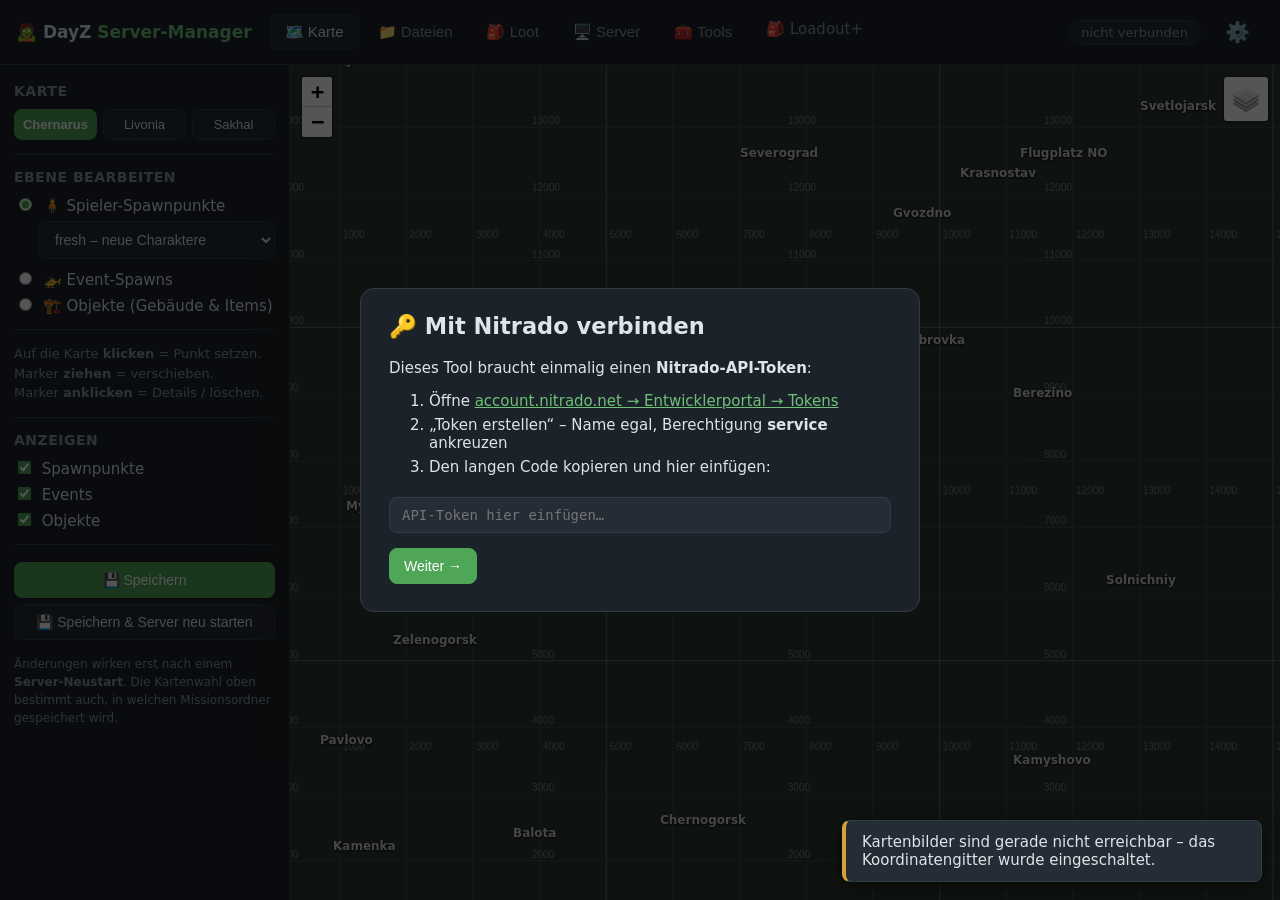
<file: index.html>
<!DOCTYPE html>
<html lang="de">
<head>
<meta charset="utf-8">
<meta name="viewport" content="width=device-width, initial-scale=1">
<title>DayZ Nitrado Server-Manager</title>
<link rel="icon" href="data:image/svg+xml,<svg xmlns='http://www.w3.org/2000/svg' viewBox='0 0 100 100'><text y='80' font-size='80'>🧟</text></svg>">
<link rel="manifest" href="manifest.webmanifest">
<meta name="theme-color" content="#1c2229">
<meta name="apple-mobile-web-app-capable" content="yes">
<meta name="apple-mobile-web-app-status-bar-style" content="black-translucent">
<link rel="apple-touch-icon" href="apple-touch-icon.png">
<link rel="stylesheet" href="vendor/leaflet/leaflet.css">
<link rel="stylesheet" href="style.css">
</head>
<body>

<header>
  <div class="brand">🧟 DayZ <span>Server-Manager</span></div>
  <nav id="tabs">
    <button data-tab="map" class="active">🗺️ Karte</button>
    <button data-tab="files">📁 Dateien</button>
    <button data-tab="loot">🎒 Loot</button>
    <button data-tab="server">🖥️ Server</button>
    <button data-tab="tools">🧰 Tools</button>
    <a class="nav-link" href="loadout/">🎒 Loadout+</a>
  </nav>
  <div class="header-right">
    <span id="status-pill" class="pill">…</span>
    <button id="btn-settings" title="Einstellungen">⚙️</button>
  </div>
</header>

<!-- ============================== Karte ============================== -->
<main id="tab-map" class="tab active">
  <aside class="map-side">
    <h3>Karte</h3>
    <div class="map-switch" id="map-switch-main">
      <button data-mapkey="chernarusplus" class="active">Chernarus</button>
      <button data-mapkey="enoch">Livonia</button>
      <button data-mapkey="sakhal">Sakhal</button>
    </div>
    <hr>
    <h3>Ebene bearbeiten</h3>
    <label class="radio"><input type="radio" name="layer" value="spawns" checked>
      🧍 Spieler-Spawnpunkte</label>
    <div class="sub" id="spawn-sub">
      <select id="spawn-section">
        <option value="fresh">fresh – neue Charaktere</option>
        <option value="hop">hop – Serverwechsler</option>
        <option value="travel">travel – Reisende</option>
      </select>
    </div>
    <label class="radio"><input type="radio" name="layer" value="events">
      🚁 Event-Spawns</label>
    <div class="sub hidden" id="event-sub">
      <select id="event-select"></select>
      <button id="btn-new-event" class="small">+ Neues Event</button>
    </div>
    <label class="radio"><input type="radio" name="layer" value="objects">
      🏗️ Objekte (Gebäude &amp; Items)</label>

    <hr>
    <p class="hint">Auf die Karte <b>klicken</b> = Punkt setzen.<br>
       Marker <b>ziehen</b> = verschieben.<br>
       Marker <b>anklicken</b> = Details / löschen.</p>

    <hr>
    <h3>Anzeigen</h3>
    <label><input type="checkbox" id="show-spawns" checked> Spawnpunkte</label>
    <label><input type="checkbox" id="show-events" checked> Events</label>
    <label><input type="checkbox" id="show-objects" checked> Objekte</label>

    <hr>
    <div id="map-dirty" class="dirty hidden">● Ungespeicherte Änderungen</div>
    <button id="btn-map-save" class="primary">💾 Speichern</button>
    <button id="btn-map-save-restart">💾 Speichern &amp; Server neu starten</button>
    <p class="hint small-text">Änderungen wirken erst nach einem
       <b>Server-Neustart</b>. Die Kartenwahl oben bestimmt auch, in
       welchen Missionsordner gespeichert wird.</p>
  </aside>
  <div id="map"></div>
</main>

<!-- ============================== Dateien ============================ -->
<main id="tab-files" class="tab">
  <aside class="files-side">
    <div class="search-row">
      <input id="file-search" placeholder="Datei suchen… (z.B. types)">
      <button id="btn-search" class="small">🔍</button>
    </div>
    <div id="search-results" class="hidden"></div>
    <div id="breadcrumb"></div>
    <ul id="file-list"></ul>
  </aside>
  <section class="editor-pane">
    <div class="editor-bar">
      <span id="editor-path" class="mono">Keine Datei geöffnet</span>
      <span id="editor-dirty" class="dirty hidden">●</span>
      <button id="btn-file-save" class="primary" disabled>💾 Speichern</button>
    </div>
    <textarea id="editor" class="mono" spellcheck="false"
      placeholder="Wähle links eine Datei aus – z.B. im Missionsordner: types.xml, cfggameplay.json, cfgeventspawns.xml …"></textarea>
  </section>
</main>

<!-- ============================== Loot =============================== -->
<main id="tab-loot" class="tab">
  <div class="loot-wrap">
    <div class="loot-bar">
      <input id="loot-search" placeholder="Item suchen… (z.B. AKM, Bandage)">
      <span id="loot-changed" class="dirty hidden"></span>
      <button id="btn-loot-save" class="primary" disabled>💾 Speichern</button>
    </div>
    <p class="hint">Loot-Ökonomie (<span class="mono">db/types.xml</span>):
      <b>nominal</b> = Zielanzahl auf der Karte, <b>min</b> = Mindestanzahl,
      <b>lifetime</b> = Sekunden bis Despawn, <b>restock</b> = Sekunden bis Nachschub.</p>
    <div class="table-scroll">
      <table id="loot-table">
        <thead><tr>
          <th>Item</th><th>Kategorie</th><th>nominal</th><th>min</th>
          <th>lifetime</th><th>restock</th><th>quantmin</th><th>quantmax</th>
        </tr></thead>
        <tbody></tbody>
      </table>
    </div>
  </div>
</main>

<!-- ============================== Server ============================= -->
<main id="tab-server" class="tab">
  <div class="server-wrap">
    <div class="card" id="server-card">
      <h3>Serverstatus</h3>
      <div id="server-status">Lade…</div>
      <div class="btn-row">
        <button id="btn-restart" class="primary">🔄 Neustarten</button>
        <button id="btn-stop" class="danger">⏹ Stoppen</button>
        <button id="btn-refresh-status" class="small">Aktualisieren</button>
      </div>
    </div>
    <div class="card info">
      <h3>ℹ️ Wichtig zu wissen</h3>
      <ul>
        <li><b>Änderungen gelten erst nach einem Server-Neustart.</b>
          Ablauf: bearbeiten → <b>💾 Speichern</b> → <b>🔄 Neustarten</b> –
          dann ist alles im Spiel.</li>
        <li>Die Tools ändern <b>nur das, was du eingibst</b> – der Rest der
          Datei bleibt unangetastet. Die <b>🔍 Vorschau</b> zeigt dir vorher
          jede Änderung als Diff.</li>
        <li>Vor jedem Speichern legt das Tool automatisch ein <b>Backup</b> an
          – am PC im Ordner <span class="mono">backups/</span>, am Handy im
          Browser (abrufbar unter ⚙️ → Backups).</li>
        <li>Der Dateimanager zeigt <b>alle</b> Dateien, die wirklich auf
          deinem Server liegen – auch die, die das Nitrado-Webinterface
          nicht anzeigt.</li>
      </ul>
    </div>
  </div>
</main>

<!-- ============================== Tools ============================== -->
<main id="tab-tools" class="tab">
  <div class="tools-wrap">
    <div id="tools-home">
      <p class="hint">Fertige Generatoren für beliebte Server-Anpassungen.
        Ablauf: konfigurieren → <b>🔍 Vorschau</b> (zeigt genau, welche Datei
        sich wie ändert) → <b>Übernehmen</b> → unten <b>💾 Speichern</b> →
        Server neu starten, fertig.</p>
      <div id="tools-grid"></div>
    </div>
    <div id="tool-panel" class="hidden">
      <div class="tool-head">
        <button id="btn-tool-back" class="small">← Alle Tools</button>
        <h2 id="tool-title"></h2>
      </div>
      <p id="tool-desc" class="hint"></p>
      <div id="tool-form"></div>
      <div class="btn-row">
        <button id="btn-tool-preview" class="primary">🔍 Vorschau</button>
      </div>
    </div>
  </div>
  <div id="staging-bar" class="hidden">
    <span id="staging-info"></span>
    <button id="btn-staging-save" class="primary">💾 Speichern</button>
    <button id="btn-staging-clear" class="small">Verwerfen</button>
  </div>
</main>

<!-- ======================= Tool-Vorschau (Modal) ====================== -->
<div id="preview-overlay" class="overlay hidden">
  <div class="dialog wide">
    <h2>🔍 Vorschau der Änderungen</h2>
    <div id="preview-files"></div>
    <div class="btn-row">
      <button id="btn-preview-apply" class="primary">✔ Übernehmen</button>
      <button id="btn-preview-cancel">Abbrechen</button>
    </div>
  </div>
</div>

<!-- ===================== Karten-Picker (Modal) ======================== -->
<div id="mappick-overlay" class="overlay hidden">
  <div class="dialog wide">
    <h2 id="mappick-title">🗺️ Position(en) wählen</h2>
    <div class="map-switch" id="map-switch-pick">
      <button data-mapkey="chernarusplus">Chernarus</button>
      <button data-mapkey="enoch">Livonia</button>
      <button data-mapkey="sakhal">Sakhal</button>
    </div>
    <p class="hint">Auf die Karte tippen = Punkt setzen · Marker ziehen =
      verschieben · Marker antippen = löschen</p>
    <div id="mappick-map"></div>
    <div class="btn-row">
      <button id="btn-mappick-ok" class="primary">✔ Übernehmen</button>
      <button id="btn-mappick-cancel">Abbrechen</button>
    </div>
  </div>
</div>

<!-- ============================ Einrichtung =========================== -->
<div id="setup-overlay" class="overlay hidden">
  <div class="dialog">
    <h2>🔑 Mit Nitrado verbinden</h2>
    <div id="setup-step1">
      <p>Dieses Tool braucht einmalig einen <b>Nitrado-API-Token</b>:</p>
      <ol>
        <li>Öffne <a href="https://account.nitrado.net/developer/tokens" target="_blank">account.nitrado.net → Entwicklerportal → Tokens</a></li>
        <li>„Token erstellen“ – Name egal, Berechtigung <b>service</b> ankreuzen</li>
        <li>Den langen Code kopieren und hier einfügen:</li>
      </ol>
      <input id="setup-token" class="mono" type="password" autocomplete="off"
        autocapitalize="none" spellcheck="false" placeholder="API-Token hier einfügen…">
      <div class="btn-row">
        <button id="btn-setup-next" class="primary">Weiter →</button>
        <button id="btn-setup-close" class="hidden">Abbrechen</button>
      </div>
    </div>
    <div id="setup-step2" class="hidden">
      <p>Wähle deinen DayZ-Server:</p>
      <div id="setup-services"></div>
      <div class="btn-row">
        <button id="btn-setup-back" class="small">← Zurück</button>
      </div>
    </div>
    <div id="setup-settings" class="hidden">
      <hr>
      <div id="backup-section" class="hidden">
        <h3>💾 Backups (auf diesem Gerät)</h3>
        <p class="hint">Vor jedem Speichern wird die alte Server-Version hier
          im Browser gesichert. Zum Wiederherstellen: herunterladen und den
          Inhalt über den Dateien-Tab wieder speichern.</p>
        <div id="backup-list" class="hint">Noch keine Backups.</div>
        <hr>
      </div>
      <h3>Karten-Kacheln (optional)</h3>
      <p class="hint">Ohne Eintrag zeigt die Karte ein Koordinatengitter mit
        Ortsnamen. Wer eigene Chernarus-Kacheln hat (z.B. selbst gehostet),
        kann hier eine URL-Vorlage eintragen, etwa
        <span class="mono">https://mein-server/{z}/{x}/{y}.png</span></p>
      <input id="setup-tileurl" class="mono" placeholder="Kachel-URL (optional)">
      <div class="btn-row">
        <button id="btn-settings-save" class="primary">Speichern</button>
        <button id="btn-server-change">Anderen Server wählen</button>
      </div>
    </div>
    <p id="setup-error" class="error hidden"></p>
  </div>
</div>

<div id="install-tip" class="install-tip hidden">
  <div><b>📲 Wie eine App benutzen</b><br><span>Zum Startbildschirm hinzufügen – dann ist der Server-Manager immer griffbereit.</span></div>
  <button id="btn-install" class="primary hidden">Installieren</button>
  <button id="btn-install-help">So geht’s</button>
  <button id="btn-install-close" class="small" aria-label="Hinweis schließen">✕</button>
</div>

<div id="loading" class="loading hidden" role="status" aria-live="polite">
  <span class="spinner"></span><span>Lade…</span>
</div>

<div id="toast-wrap"></div>

<script src="vendor/leaflet/leaflet.js"></script>
<script src="direct.js"></script>
<script src="app.js"></script>
<script src="map.js"></script>
<script src="editor.js"></script>
<script src="tools.js"></script>
</body>
</html>
</file>
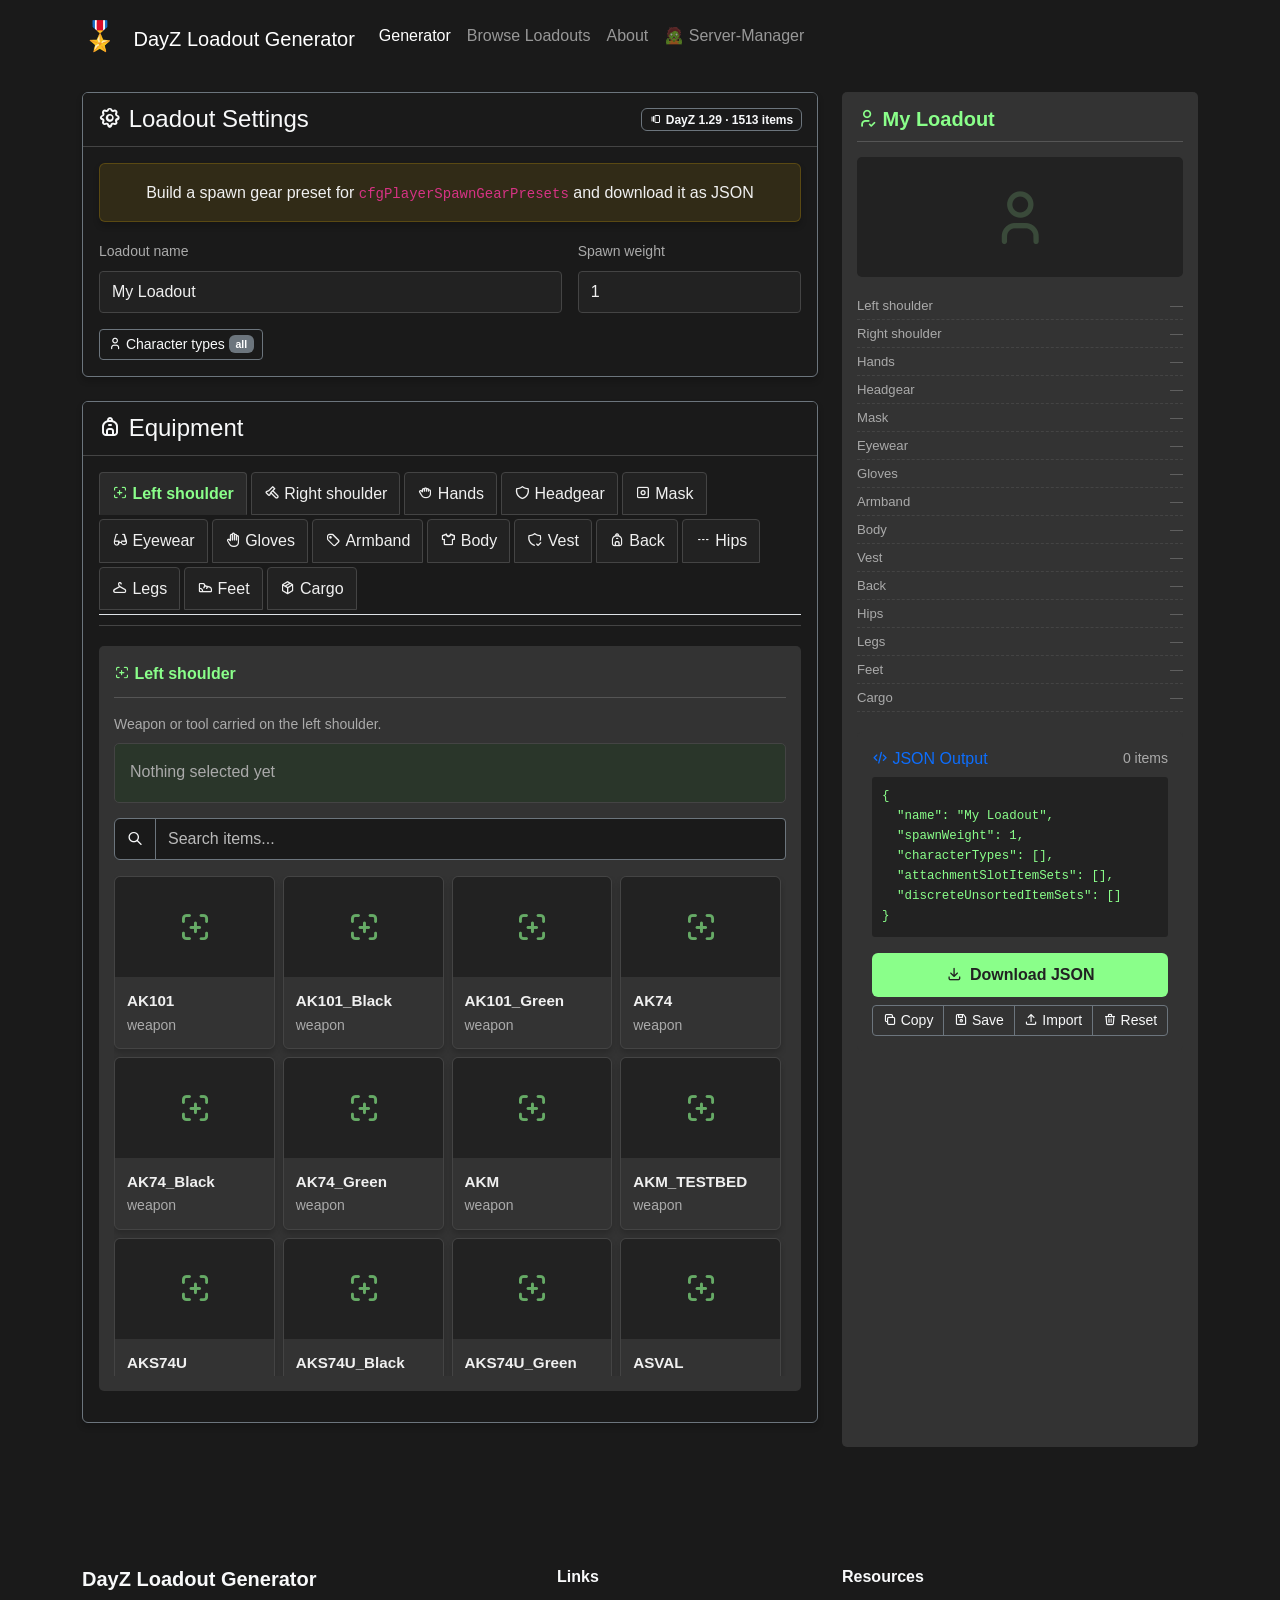
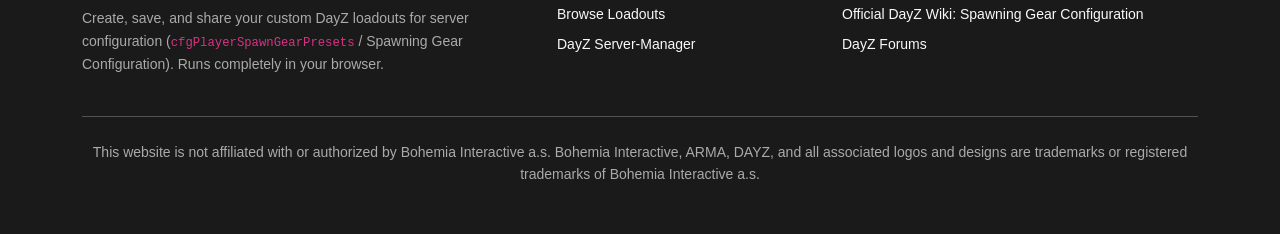
<file: loadout/index.html>
<!DOCTYPE html>
<html lang="en">
<head>
<meta charset="UTF-8">
<meta name="viewport" content="width=device-width,initial-scale=1">
<title>DayZ Player Loadout Generator</title>
<link rel="icon" href="data:image/svg+xml,<svg xmlns='http://www.w3.org/2000/svg' viewBox='0 0 100 100'><text y='80' font-size='80'>🎖️</text></svg>">
<link href="vendor/bootstrap.min.css" rel="stylesheet">
<link rel="stylesheet" href="vendor/tabler-icons.min.css">
<link rel="stylesheet" href="vendor/sweetalert2.min.css">
<link rel="stylesheet" href="loadout.css">
</head>
<body>
<nav class="navbar navbar-expand-lg navbar-dark bg-dark">
  <div class="container">
    <a class="navbar-brand" href="index.html"><span class="header-logo">🎖️</span> DayZ Loadout Generator</a>
    <button class="navbar-toggler" type="button" data-bs-toggle="collapse" data-bs-target="#navbarNav"><span class="navbar-toggler-icon"></span></button>
    <div class="collapse navbar-collapse" id="navbarNav">
      <ul class="navbar-nav">
        <li class="nav-item"><a class="nav-link active" href="index.html">Generator</a></li>
        <li class="nav-item"><a class="nav-link" href="browse-loadouts.html">Browse Loadouts</a></li>
        <li class="nav-item"><a class="nav-link" href="about.html">About</a></li>
        <li class="nav-item"><a class="nav-link" href="../index.html">🧟 Server-Manager</a></li>
      </ul>
    </div>
  </div>
</nav>

<div class="container pb-5">
  <div class="row g-4">
    <!-- ===================== Left: builder ===================== -->
    <div class="col-lg-8">

      <div class="card bg-dark border-secondary mb-4">
        <div class="card-header bg-dark text-light d-flex justify-content-between align-items-center">
          <h4 class="mb-0"><i class="ti ti-settings"></i> Loadout Settings</h4>
          <span class="badge bg-dark text-light border border-secondary" id="gameVersionBadge"><i class="ti ti-versions me-1"></i>types.xml dataset</span>
        </div>
        <div class="card-body">
          <div class="alert alert-warning text-center mb-3" id="loadoutTipsAlert">
            <div id="loadoutTipsContainer">Build a spawn gear preset for <code>cfgPlayerSpawnGearPresets</code> and download it as JSON</div>
          </div>
          <div class="row g-3">
            <div class="col-md-8">
              <label class="form-label small text-muted" for="loadout-name">Loadout name</label>
              <input class="form-control" id="loadout-name" placeholder="e.g. Bambi Starter Kit" value="My Loadout">
            </div>
            <div class="col-md-4">
              <label class="form-label small text-muted" for="loadout-weight">Spawn weight</label>
              <input class="form-control" id="loadout-weight" type="number" min="1" step="1" value="1">
            </div>
          </div>
          <div class="mt-3">
            <button class="btn btn-sm btn-outline-secondary text-light" data-bs-toggle="collapse" data-bs-target="#characterCollapse">
              <i class="ti ti-user"></i> Character types <span id="charCount" class="badge bg-secondary">all</span>
            </button>
            <div class="collapse" id="characterCollapse">
              <div class="character-selection">
                <div class="small text-muted mb-2">Leave everything unchecked to allow all survivor models.</div>
                <div id="characterList" class="row row-cols-2 row-cols-md-3"></div>
              </div>
            </div>
          </div>
        </div>
      </div>

      <div class="card bg-dark border-secondary mb-4">
        <div class="card-header bg-dark text-light"><h4 class="mb-0"><i class="ti ti-backpack"></i> Equipment</h4></div>
        <div class="card-body">
          <div class="category-nav">
            <ul class="nav nav-tabs" id="slotTabs"></ul>
          </div>

          <div id="slot-editor">
            <div class="slot-section">
              <div class="slot-title" id="slot-title">Slot</div>
              <div class="small text-muted mb-2" id="slot-hint"></div>
              <div class="selected-items" id="selected-items">
                <span class="text-muted">Nothing selected yet</span>
              </div>
              <div class="input-group mb-3">
                <span class="input-group-text bg-dark text-light border-secondary"><i class="ti ti-search"></i></span>
                <input class="form-control bg-dark text-light border-secondary" id="item-search" placeholder="Search items...">
              </div>
              <div class="item-grid-container">
                <div class="row row-cols-2 row-cols-md-3 row-cols-lg-4 g-2 item-grid" id="item-grid"></div>
              </div>
            </div>
          </div>
        </div>
      </div>
    </div>

    <!-- ===================== Right: preview + JSON ===================== -->
    <div class="col-lg-4">
      <div class="character-display">
        <h5 class="slot-title"><i class="ti ti-user-check"></i> <span id="preview-name">My Loadout</span></h5>
        <div class="character-img"><i class="ti ti-user"></i></div>
        <div class="slot-summary" id="slot-summary"></div>

        <div class="json-output">
          <div class="d-flex justify-content-between align-items-center mb-2">
            <h6 class="mb-0 text-primary"><i class="ti ti-code"></i> JSON Output</h6>
            <span class="small text-muted" id="item-count"></span>
          </div>
          <pre class="json-code" id="json-output">{}</pre>
          <div class="d-grid gap-2 mt-3">
            <button class="btn btn-generate" id="btn-download"><i class="ti ti-download me-1"></i> Download JSON</button>
            <div class="btn-group">
              <button class="btn btn-sm btn-outline-secondary text-light" id="btn-copy"><i class="ti ti-copy"></i> Copy</button>
              <button class="btn btn-sm btn-outline-secondary text-light" id="btn-save"><i class="ti ti-device-floppy"></i> Save</button>
              <button class="btn btn-sm btn-outline-secondary text-light" id="btn-import"><i class="ti ti-upload"></i> Import</button>
              <button class="btn btn-sm btn-outline-secondary text-light" id="btn-reset"><i class="ti ti-trash"></i> Reset</button>
            </div>
            <input type="file" id="import-file" accept=".json,application/json" class="d-none">
          </div>
        </div>
      </div>
    </div>
  </div>
</div>

<!-- ===================== Configure item modal ===================== -->
<div class="modal fade" id="configModal" tabindex="-1">
  <div class="modal-dialog modal-lg modal-dialog-scrollable">
    <div class="modal-content">
      <div class="modal-header">
        <h5 class="modal-title"><i class="ti ti-adjustments"></i> <span id="config-title">Configure item</span></h5>
        <button type="button" class="btn-close btn-close-white" data-bs-dismiss="modal"></button>
      </div>
      <div class="modal-body" id="config-body"></div>
      <div class="modal-footer">
        <button class="btn btn-primary" data-bs-dismiss="modal"><i class="ti ti-check me-1"></i> Done</button>
      </div>
    </div>
  </div>
</div>

<footer class="bg-dark text-light py-5 mt-4">
  <div class="container">
    <div class="row g-4">
      <div class="col-md-5">
        <h5 class="fw-bold mb-3">DayZ Loadout Generator</h5>
        <p class="small text-muted">Create, save, and share your custom DayZ loadouts for server configuration
          (<code>cfgPlayerSpawnGearPresets</code> / Spawning Gear Configuration). Runs completely in your browser.</p>
      </div>
      <div class="col-md-3">
        <h6 class="fw-bold mb-3">Links</h6>
        <ul class="list-unstyled small">
          <li class="mb-2"><a href="browse-loadouts.html" class="text-light text-decoration-none hover-primary">Browse Loadouts</a></li>
          <li class="mb-2"><a href="../index.html" class="text-light text-decoration-none hover-primary">DayZ Server-Manager</a></li>
        </ul>
      </div>
      <div class="col-md-4">
        <h6 class="fw-bold mb-3">Resources</h6>
        <ul class="list-unstyled small">
          <li class="mb-2"><a href="https://community.bohemia.net/wiki/DayZ:Spawning_Gear_Configuration" class="text-light text-decoration-none hover-primary">Official DayZ Wiki: Spawning Gear Configuration</a></li>
          <li class="mb-2"><a href="https://forums.dayz.com/" class="text-light text-decoration-none hover-primary">DayZ Forums</a></li>
        </ul>
      </div>
    </div>
    <hr class="my-4 bg-secondary">
    <div class="text-center small text-muted">
      <p class="mb-0">This website is not affiliated with or authorized by Bohemia Interactive a.s. Bohemia Interactive, ARMA, DAYZ, and all associated logos and designs are trademarks or registered trademarks of Bohemia Interactive a.s.</p>
    </div>
  </div>
</footer>

<script src="vendor/bootstrap.bundle.min.js"></script>
<script src="vendor/sweetalert2.min.js"></script>
<script src="data.js"></script>
<script src="slot-data.js"></script>
<script src="item-images.js"></script>
<script src="generator.js"></script>
</body>
</html>
</file>
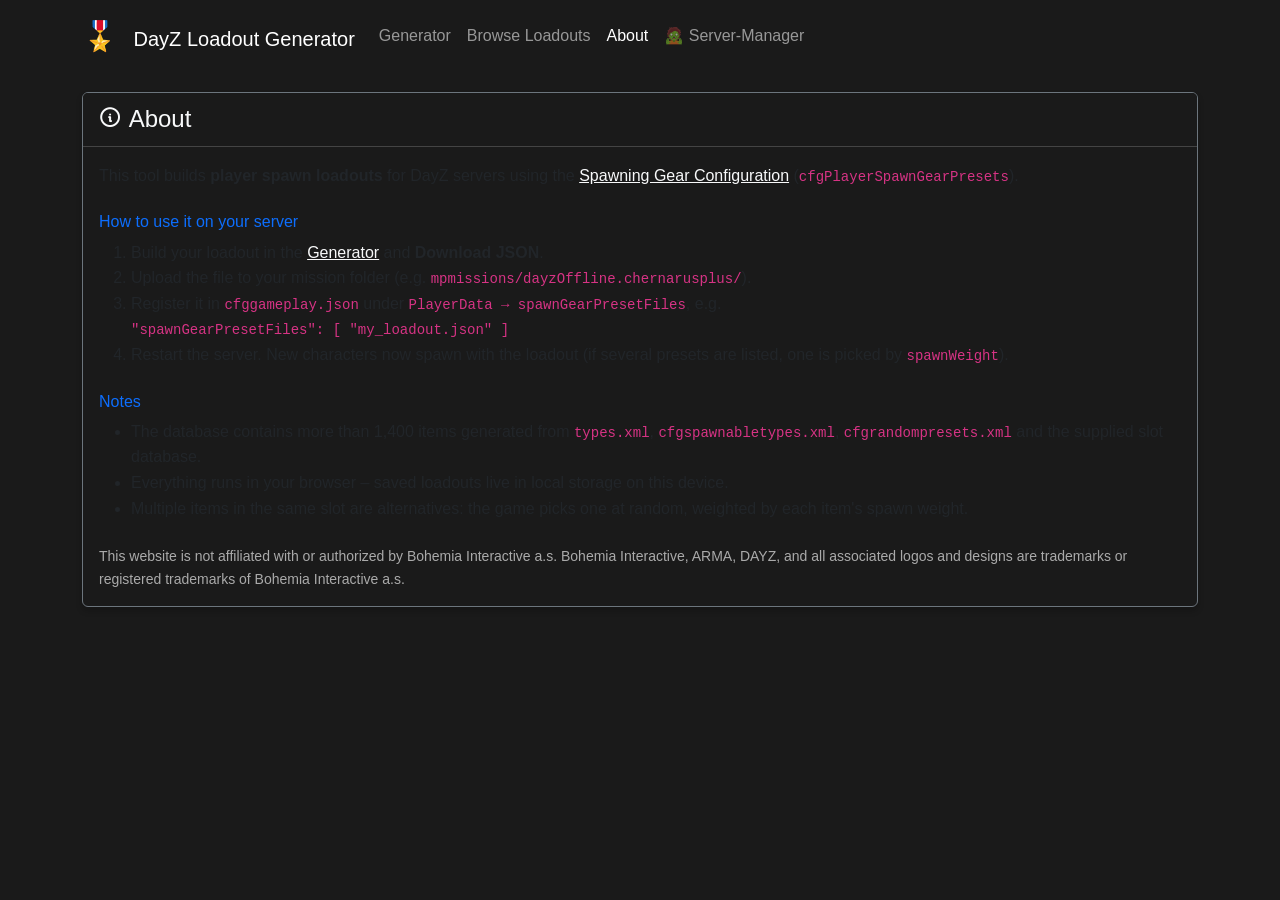
<file: loadout/about.html>
<!DOCTYPE html>
<html lang="en">
<head>
<meta charset="UTF-8">
<meta name="viewport" content="width=device-width,initial-scale=1">
<title>About - DayZ Player Loadout Generator</title>
<link rel="icon" href="data:image/svg+xml,<svg xmlns='http://www.w3.org/2000/svg' viewBox='0 0 100 100'><text y='80' font-size='80'>🎖️</text></svg>">
<link href="vendor/bootstrap.min.css" rel="stylesheet">
<link rel="stylesheet" href="vendor/tabler-icons.min.css">
<link rel="stylesheet" href="loadout.css">
</head>
<body>
<nav class="navbar navbar-expand-lg navbar-dark bg-dark">
  <div class="container">
    <a class="navbar-brand" href="index.html"><span class="header-logo">🎖️</span> DayZ Loadout Generator</a>
    <button class="navbar-toggler" type="button" data-bs-toggle="collapse" data-bs-target="#navbarNav"><span class="navbar-toggler-icon"></span></button>
    <div class="collapse navbar-collapse" id="navbarNav">
      <ul class="navbar-nav">
        <li class="nav-item"><a class="nav-link" href="index.html">Generator</a></li>
        <li class="nav-item"><a class="nav-link" href="browse-loadouts.html">Browse Loadouts</a></li>
        <li class="nav-item"><a class="nav-link active" href="about.html">About</a></li>
        <li class="nav-item"><a class="nav-link" href="../index.html">🧟 Server-Manager</a></li>
      </ul>
    </div>
  </div>
</nav>

<div class="container pb-5">
  <div class="card bg-dark border-secondary">
    <div class="card-header bg-dark text-light"><h4 class="mb-0"><i class="ti ti-info-circle"></i> About</h4></div>
    <div class="card-body">
      <p>This tool builds <b>player spawn loadouts</b> for DayZ servers using the
        <a class="text-light" href="https://community.bohemia.net/wiki/DayZ:Spawning_Gear_Configuration">Spawning Gear Configuration</a>
        (<code>cfgPlayerSpawnGearPresets</code>).</p>
      <h6 class="text-primary mt-4">How to use it on your server</h6>
      <ol>
        <li>Build your loadout in the <a class="text-light" href="index.html">Generator</a> and <b>Download JSON</b>.</li>
        <li>Upload the file to your mission folder (e.g. <code>mpmissions/dayzOffline.chernarusplus/</code>).</li>
        <li>Register it in <code>cfggameplay.json</code> under
          <code>PlayerData → spawnGearPresetFiles</code>, e.g.<br>
          <code>"spawnGearPresetFiles": [ "my_loadout.json" ]</code></li>
        <li>Restart the server. New characters now spawn with the loadout
          (if several presets are listed, one is picked by <code>spawnWeight</code>).</li>
      </ol>
      <h6 class="text-primary mt-4">Notes</h6>
      <ul>
        <li>The database contains more than 1,400 items generated from <code>types.xml</code>,
          <code>cfgspawnabletypes.xml</code>, <code>cfgrandompresets.xml</code> and the supplied
          slot database.</li>
        <li>Everything runs in your browser – saved loadouts live in local storage on this device.</li>
        <li>Multiple items in the same slot are alternatives: the game picks one at random,
          weighted by each item's spawn weight.</li>
      </ul>
      <p class="small text-muted mt-4 mb-0">This website is not affiliated with or authorized by Bohemia Interactive a.s.
        Bohemia Interactive, ARMA, DAYZ, and all associated logos and designs are trademarks or registered
        trademarks of Bohemia Interactive a.s.</p>
    </div>
  </div>
</div>
<script src="vendor/bootstrap.bundle.min.js"></script>
</body>
</html>
</file>
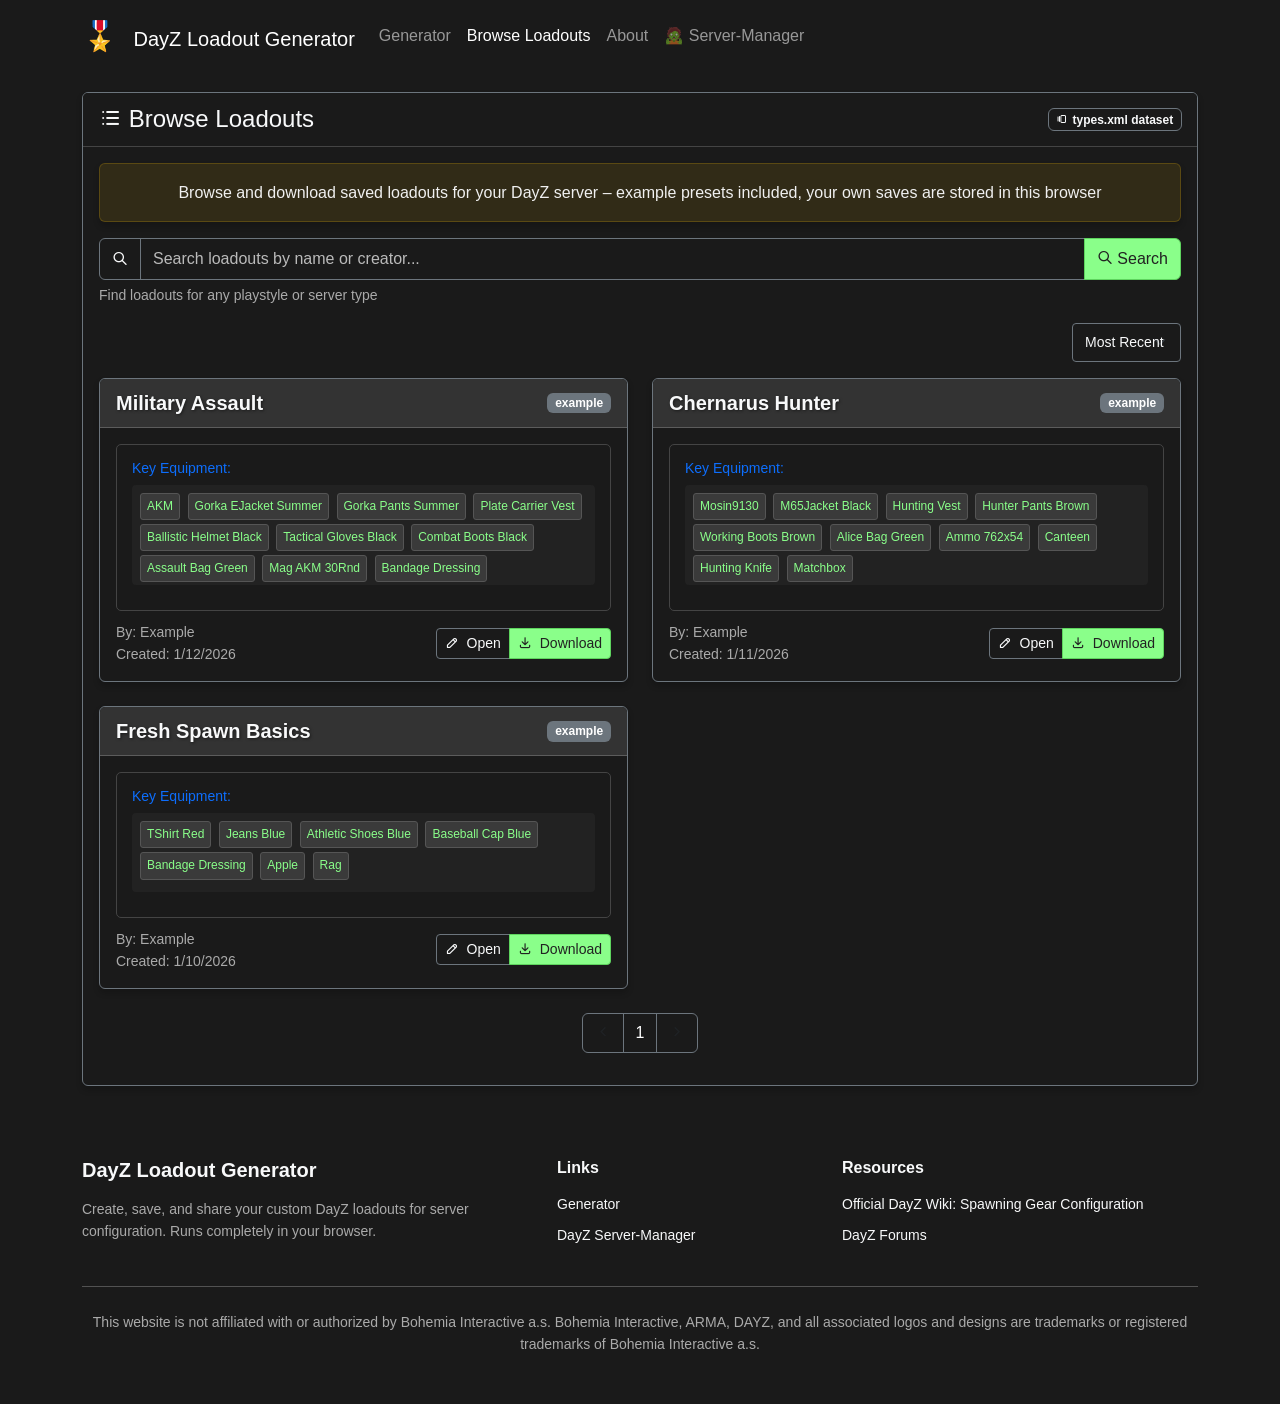
<file: loadout/browse-loadouts.html>
<!DOCTYPE html>
<html lang="en">
<head>
<meta charset="UTF-8">
<meta name="viewport" content="width=device-width,initial-scale=1">
<title>Browse Loadouts - DayZ Player Loadout Generator</title>
<link rel="icon" href="data:image/svg+xml,<svg xmlns='http://www.w3.org/2000/svg' viewBox='0 0 100 100'><text y='80' font-size='80'>🎖️</text></svg>">
<link href="vendor/bootstrap.min.css" rel="stylesheet">
<link rel="stylesheet" href="vendor/tabler-icons.min.css">
<link rel="stylesheet" href="vendor/sweetalert2.min.css">
<link rel="stylesheet" href="loadout.css">
</head>
<body>
<nav class="navbar navbar-expand-lg navbar-dark bg-dark">
  <div class="container">
    <a class="navbar-brand" href="index.html"><span class="header-logo">🎖️</span> DayZ Loadout Generator</a>
    <button class="navbar-toggler" type="button" data-bs-toggle="collapse" data-bs-target="#navbarNav"><span class="navbar-toggler-icon"></span></button>
    <div class="collapse navbar-collapse" id="navbarNav">
      <ul class="navbar-nav">
        <li class="nav-item"><a class="nav-link" href="index.html">Generator</a></li>
        <li class="nav-item"><a class="nav-link active" href="browse-loadouts.html">Browse Loadouts</a></li>
        <li class="nav-item"><a class="nav-link" href="about.html">About</a></li>
        <li class="nav-item"><a class="nav-link" href="../index.html">🧟 Server-Manager</a></li>
      </ul>
    </div>
  </div>
</nav>

<div class="container">
  <div class="row">
    <div class="col-md-12">
      <div class="card bg-dark border-secondary mb-4">
        <div class="card-header bg-dark text-light d-flex justify-content-between align-items-center">
          <h4 class="mb-0"><i class="ti ti-list"></i> Browse Loadouts</h4>
          <span class="badge bg-dark text-light border border-secondary" id="gameVersionBadge"><i class="ti ti-versions me-1"></i>types.xml dataset</span>
        </div>
        <div class="card-body">
          <div class="alert alert-warning text-center mb-3" id="loadoutTipsAlert">
            <div id="loadoutTipsContainer">Browse and download saved loadouts for your DayZ server – example presets included, your own saves are stored in this browser</div>
          </div>
          <div class="mb-3">
            <div class="input-group">
              <span class="input-group-text bg-dark text-light border-secondary"><i class="ti ti-search"></i></span>
              <input class="form-control bg-dark text-light border-secondary" id="loadout-search" placeholder="Search loadouts by name or creator...">
              <button class="btn btn-primary" id="search-loadouts-btn"><i class="ti ti-search"></i> Search</button>
            </div>
            <div class="small text-muted mt-1">Find loadouts for any playstyle or server type</div>
          </div>
          <div class="d-flex justify-content-end mb-3">
            <select id="loadout-filter" class="form-select form-select-sm bg-dark text-light border-secondary" style="width:auto">
              <option value="recent">Most Recent</option>
              <option value="popular">Most Popular</option>
              <option value="my">My Loadouts</option>
            </select>
          </div>
          <div id="loadouts-container">
            <div class="text-center p-4">
              <div class="spinner-border text-light" role="status"><span class="visually-hidden">Loading...</span></div>
            </div>
          </div>
          <div class="mt-4">
            <nav aria-label="Loadout pagination"><ul class="pagination justify-content-center" id="loadout-pagination"></ul></nav>
          </div>
        </div>
      </div>
    </div>
  </div>
</div>

<footer class="bg-dark text-light py-5">
  <div class="container">
    <div class="row g-4">
      <div class="col-md-5">
        <h5 class="fw-bold mb-3">DayZ Loadout Generator</h5>
        <p class="small text-muted">Create, save, and share your custom DayZ loadouts for server configuration. Runs completely in your browser.</p>
      </div>
      <div class="col-md-3">
        <h6 class="fw-bold mb-3">Links</h6>
        <ul class="list-unstyled small">
          <li class="mb-2"><a href="index.html" class="text-light text-decoration-none hover-primary">Generator</a></li>
          <li class="mb-2"><a href="../index.html" class="text-light text-decoration-none hover-primary">DayZ Server-Manager</a></li>
        </ul>
      </div>
      <div class="col-md-4">
        <h6 class="fw-bold mb-3">Resources</h6>
        <ul class="list-unstyled small">
          <li class="mb-2"><a href="https://community.bohemia.net/wiki/DayZ:Spawning_Gear_Configuration" class="text-light text-decoration-none hover-primary">Official DayZ Wiki: Spawning Gear Configuration</a></li>
          <li class="mb-2"><a href="https://forums.dayz.com/" class="text-light text-decoration-none hover-primary">DayZ Forums</a></li>
        </ul>
      </div>
    </div>
    <hr class="my-4 bg-secondary">
    <div class="text-center small text-muted">
      <p class="mb-0">This website is not affiliated with or authorized by Bohemia Interactive a.s. Bohemia Interactive, ARMA, DAYZ, and all associated logos and designs are trademarks or registered trademarks of Bohemia Interactive a.s.</p>
    </div>
  </div>
</footer>

<script>
window.UIManager = {
  showNotification(msg, type = 'info') {
    if (window.Swal) {
      Swal.fire({ title: type.charAt(0).toUpperCase() + type.slice(1), text: msg, icon: type,
        toast: true, position: 'top-end', showConfirmButton: false, timer: 3000,
        timerProgressBar: true, background: '#2a2a2a', color: '#f0f0f0' });
    } else alert(msg);
  }
};
</script>
<script src="vendor/bootstrap.bundle.min.js"></script>
<script src="vendor/sweetalert2.min.js"></script>
<script src="browse.js"></script>
</body>
</html>
</file>
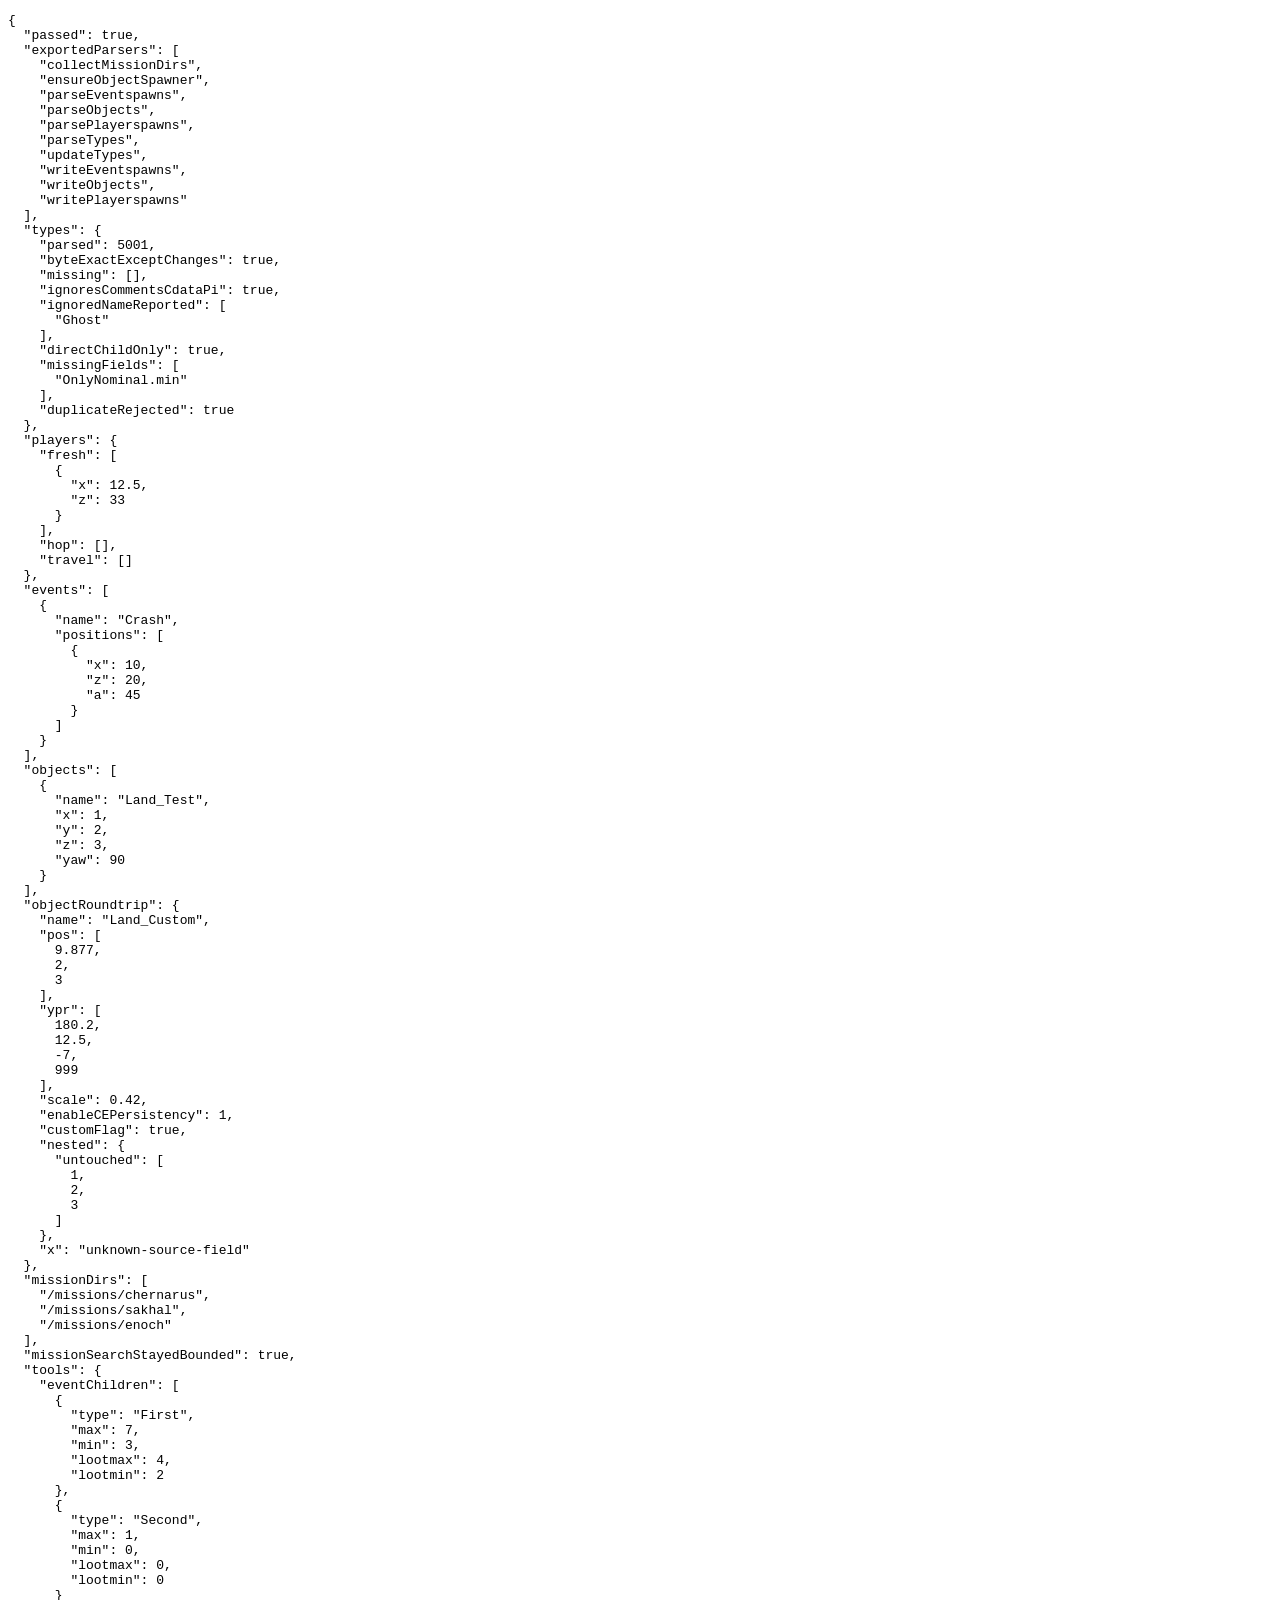
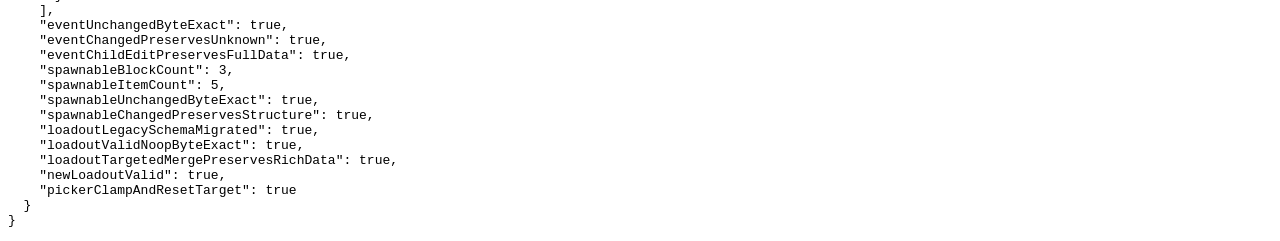
<file: tests/parser-tests.html>
<!doctype html>
<html lang="de">
<head><meta charset="utf-8"><title>Parser-Tests</title></head>
<body><pre id="result">Tests laufen…</pre><script src="../direct.js"></script><script src="../tools.js"></script><script src="parser-tests.js"></script></body>
</html>
</file>
<file: vendor/leaflet/leaflet.css>
/* required styles */

.leaflet-pane,
.leaflet-tile,
.leaflet-marker-icon,
.leaflet-marker-shadow,
.leaflet-tile-container,
.leaflet-pane > svg,
.leaflet-pane > canvas,
.leaflet-zoom-box,
.leaflet-image-layer,
.leaflet-layer {
	position: absolute;
	left: 0;
	top: 0;
	}
.leaflet-container {
	overflow: hidden;
	}
.leaflet-tile,
.leaflet-marker-icon,
.leaflet-marker-shadow {
	-webkit-user-select: none;
	   -moz-user-select: none;
	        user-select: none;
	  -webkit-user-drag: none;
	}
/* Prevents IE11 from highlighting tiles in blue */
.leaflet-tile::selection {
	background: transparent;
}
/* Safari renders non-retina tile on retina better with this, but Chrome is worse */
.leaflet-safari .leaflet-tile {
	image-rendering: -webkit-optimize-contrast;
	}
/* hack that prevents hw layers "stretching" when loading new tiles */
.leaflet-safari .leaflet-tile-container {
	width: 1600px;
	height: 1600px;
	-webkit-transform-origin: 0 0;
	}
.leaflet-marker-icon,
.leaflet-marker-shadow {
	display: block;
	}
/* .leaflet-container svg: reset svg max-width decleration shipped in Joomla! (joomla.org) 3.x */
/* .leaflet-container img: map is broken in FF if you have max-width: 100% on tiles */
.leaflet-container .leaflet-overlay-pane svg {
	max-width: none !important;
	max-height: none !important;
	}
.leaflet-container .leaflet-marker-pane img,
.leaflet-container .leaflet-shadow-pane img,
.leaflet-container .leaflet-tile-pane img,
.leaflet-container img.leaflet-image-layer,
.leaflet-container .leaflet-tile {
	max-width: none !important;
	max-height: none !important;
	width: auto;
	padding: 0;
	}

.leaflet-container img.leaflet-tile {
	/* See: https://bugs.chromium.org/p/chromium/issues/detail?id=600120 */
	mix-blend-mode: plus-lighter;
}

.leaflet-container.leaflet-touch-zoom {
	-ms-touch-action: pan-x pan-y;
	touch-action: pan-x pan-y;
	}
.leaflet-container.leaflet-touch-drag {
	-ms-touch-action: pinch-zoom;
	/* Fallback for FF which doesn't support pinch-zoom */
	touch-action: none;
	touch-action: pinch-zoom;
}
.leaflet-container.leaflet-touch-drag.leaflet-touch-zoom {
	-ms-touch-action: none;
	touch-action: none;
}
.leaflet-container {
	-webkit-tap-highlight-color: transparent;
}
.leaflet-container a {
	-webkit-tap-highlight-color: rgba(51, 181, 229, 0.4);
}
.leaflet-tile {
	filter: inherit;
	visibility: hidden;
	}
.leaflet-tile-loaded {
	visibility: inherit;
	}
.leaflet-zoom-box {
	width: 0;
	height: 0;
	-moz-box-sizing: border-box;
	     box-sizing: border-box;
	z-index: 800;
	}
/* workaround for https://bugzilla.mozilla.org/show_bug.cgi?id=888319 */
.leaflet-overlay-pane svg {
	-moz-user-select: none;
	}

.leaflet-pane         { z-index: 400; }

.leaflet-tile-pane    { z-index: 200; }
.leaflet-overlay-pane { z-index: 400; }
.leaflet-shadow-pane  { z-index: 500; }
.leaflet-marker-pane  { z-index: 600; }
.leaflet-tooltip-pane   { z-index: 650; }
.leaflet-popup-pane   { z-index: 700; }

.leaflet-map-pane canvas { z-index: 100; }
.leaflet-map-pane svg    { z-index: 200; }

.leaflet-vml-shape {
	width: 1px;
	height: 1px;
	}
.lvml {
	behavior: url(#default#VML);
	display: inline-block;
	position: absolute;
	}


/* control positioning */

.leaflet-control {
	position: relative;
	z-index: 800;
	pointer-events: visiblePainted; /* IE 9-10 doesn't have auto */
	pointer-events: auto;
	}
.leaflet-top,
.leaflet-bottom {
	position: absolute;
	z-index: 1000;
	pointer-events: none;
	}
.leaflet-top {
	top: 0;
	}
.leaflet-right {
	right: 0;
	}
.leaflet-bottom {
	bottom: 0;
	}
.leaflet-left {
	left: 0;
	}
.leaflet-control {
	float: left;
	clear: both;
	}
.leaflet-right .leaflet-control {
	float: right;
	}
.leaflet-top .leaflet-control {
	margin-top: 10px;
	}
.leaflet-bottom .leaflet-control {
	margin-bottom: 10px;
	}
.leaflet-left .leaflet-control {
	margin-left: 10px;
	}
.leaflet-right .leaflet-control {
	margin-right: 10px;
	}


/* zoom and fade animations */

.leaflet-fade-anim .leaflet-popup {
	opacity: 0;
	-webkit-transition: opacity 0.2s linear;
	   -moz-transition: opacity 0.2s linear;
	        transition: opacity 0.2s linear;
	}
.leaflet-fade-anim .leaflet-map-pane .leaflet-popup {
	opacity: 1;
	}
.leaflet-zoom-animated {
	-webkit-transform-origin: 0 0;
	    -ms-transform-origin: 0 0;
	        transform-origin: 0 0;
	}
svg.leaflet-zoom-animated {
	will-change: transform;
}

.leaflet-zoom-anim .leaflet-zoom-animated {
	-webkit-transition: -webkit-transform 0.25s cubic-bezier(0,0,0.25,1);
	   -moz-transition:    -moz-transform 0.25s cubic-bezier(0,0,0.25,1);
	        transition:         transform 0.25s cubic-bezier(0,0,0.25,1);
	}
.leaflet-zoom-anim .leaflet-tile,
.leaflet-pan-anim .leaflet-tile {
	-webkit-transition: none;
	   -moz-transition: none;
	        transition: none;
	}

.leaflet-zoom-anim .leaflet-zoom-hide {
	visibility: hidden;
	}


/* cursors */

.leaflet-interactive {
	cursor: pointer;
	}
.leaflet-grab {
	cursor: -webkit-grab;
	cursor:    -moz-grab;
	cursor:         grab;
	}
.leaflet-crosshair,
.leaflet-crosshair .leaflet-interactive {
	cursor: crosshair;
	}
.leaflet-popup-pane,
.leaflet-control {
	cursor: auto;
	}
.leaflet-dragging .leaflet-grab,
.leaflet-dragging .leaflet-grab .leaflet-interactive,
.leaflet-dragging .leaflet-marker-draggable {
	cursor: move;
	cursor: -webkit-grabbing;
	cursor:    -moz-grabbing;
	cursor:         grabbing;
	}

/* marker & overlays interactivity */
.leaflet-marker-icon,
.leaflet-marker-shadow,
.leaflet-image-layer,
.leaflet-pane > svg path,
.leaflet-tile-container {
	pointer-events: none;
	}

.leaflet-marker-icon.leaflet-interactive,
.leaflet-image-layer.leaflet-interactive,
.leaflet-pane > svg path.leaflet-interactive,
svg.leaflet-image-layer.leaflet-interactive path {
	pointer-events: visiblePainted; /* IE 9-10 doesn't have auto */
	pointer-events: auto;
	}

/* visual tweaks */

.leaflet-container {
	background: #ddd;
	outline-offset: 1px;
	}
.leaflet-container a {
	color: #0078A8;
	}
.leaflet-zoom-box {
	border: 2px dotted #38f;
	background: rgba(255,255,255,0.5);
	}


/* general typography */
.leaflet-container {
	font-family: "Helvetica Neue", Arial, Helvetica, sans-serif;
	font-size: 12px;
	font-size: 0.75rem;
	line-height: 1.5;
	}


/* general toolbar styles */

.leaflet-bar {
	box-shadow: 0 1px 5px rgba(0,0,0,0.65);
	border-radius: 4px;
	}
.leaflet-bar a {
	background-color: #fff;
	border-bottom: 1px solid #ccc;
	width: 26px;
	height: 26px;
	line-height: 26px;
	display: block;
	text-align: center;
	text-decoration: none;
	color: black;
	}
.leaflet-bar a,
.leaflet-control-layers-toggle {
	background-position: 50% 50%;
	background-repeat: no-repeat;
	display: block;
	}
.leaflet-bar a:hover,
.leaflet-bar a:focus {
	background-color: #f4f4f4;
	}
.leaflet-bar a:first-child {
	border-top-left-radius: 4px;
	border-top-right-radius: 4px;
	}
.leaflet-bar a:last-child {
	border-bottom-left-radius: 4px;
	border-bottom-right-radius: 4px;
	border-bottom: none;
	}
.leaflet-bar a.leaflet-disabled {
	cursor: default;
	background-color: #f4f4f4;
	color: #bbb;
	}

.leaflet-touch .leaflet-bar a {
	width: 30px;
	height: 30px;
	line-height: 30px;
	}
.leaflet-touch .leaflet-bar a:first-child {
	border-top-left-radius: 2px;
	border-top-right-radius: 2px;
	}
.leaflet-touch .leaflet-bar a:last-child {
	border-bottom-left-radius: 2px;
	border-bottom-right-radius: 2px;
	}

/* zoom control */

.leaflet-control-zoom-in,
.leaflet-control-zoom-out {
	font: bold 18px 'Lucida Console', Monaco, monospace;
	text-indent: 1px;
	}

.leaflet-touch .leaflet-control-zoom-in, .leaflet-touch .leaflet-control-zoom-out  {
	font-size: 22px;
	}


/* layers control */

.leaflet-control-layers {
	box-shadow: 0 1px 5px rgba(0,0,0,0.4);
	background: #fff;
	border-radius: 5px;
	}
.leaflet-control-layers-toggle {
	background-image: url(images/layers.png);
	width: 36px;
	height: 36px;
	}
.leaflet-retina .leaflet-control-layers-toggle {
	background-image: url(images/layers-2x.png);
	background-size: 26px 26px;
	}
.leaflet-touch .leaflet-control-layers-toggle {
	width: 44px;
	height: 44px;
	}
.leaflet-control-layers .leaflet-control-layers-list,
.leaflet-control-layers-expanded .leaflet-control-layers-toggle {
	display: none;
	}
.leaflet-control-layers-expanded .leaflet-control-layers-list {
	display: block;
	position: relative;
	}
.leaflet-control-layers-expanded {
	padding: 6px 10px 6px 6px;
	color: #333;
	background: #fff;
	}
.leaflet-control-layers-scrollbar {
	overflow-y: scroll;
	overflow-x: hidden;
	padding-right: 5px;
	}
.leaflet-control-layers-selector {
	margin-top: 2px;
	position: relative;
	top: 1px;
	}
.leaflet-control-layers label {
	display: block;
	font-size: 13px;
	font-size: 1.08333em;
	}
.leaflet-control-layers-separator {
	height: 0;
	border-top: 1px solid #ddd;
	margin: 5px -10px 5px -6px;
	}

/* Default icon URLs */
.leaflet-default-icon-path { /* used only in path-guessing heuristic, see L.Icon.Default */
	background-image: url(images/marker-icon.png);
	}


/* attribution and scale controls */

.leaflet-container .leaflet-control-attribution {
	background: #fff;
	background: rgba(255, 255, 255, 0.8);
	margin: 0;
	}
.leaflet-control-attribution,
.leaflet-control-scale-line {
	padding: 0 5px;
	color: #333;
	line-height: 1.4;
	}
.leaflet-control-attribution a {
	text-decoration: none;
	}
.leaflet-control-attribution a:hover,
.leaflet-control-attribution a:focus {
	text-decoration: underline;
	}
.leaflet-attribution-flag {
	display: inline !important;
	vertical-align: baseline !important;
	width: 1em;
	height: 0.6669em;
	}
.leaflet-left .leaflet-control-scale {
	margin-left: 5px;
	}
.leaflet-bottom .leaflet-control-scale {
	margin-bottom: 5px;
	}
.leaflet-control-scale-line {
	border: 2px solid #777;
	border-top: none;
	line-height: 1.1;
	padding: 2px 5px 1px;
	white-space: nowrap;
	-moz-box-sizing: border-box;
	     box-sizing: border-box;
	background: rgba(255, 255, 255, 0.8);
	text-shadow: 1px 1px #fff;
	}
.leaflet-control-scale-line:not(:first-child) {
	border-top: 2px solid #777;
	border-bottom: none;
	margin-top: -2px;
	}
.leaflet-control-scale-line:not(:first-child):not(:last-child) {
	border-bottom: 2px solid #777;
	}

.leaflet-touch .leaflet-control-attribution,
.leaflet-touch .leaflet-control-layers,
.leaflet-touch .leaflet-bar {
	box-shadow: none;
	}
.leaflet-touch .leaflet-control-layers,
.leaflet-touch .leaflet-bar {
	border: 2px solid rgba(0,0,0,0.2);
	background-clip: padding-box;
	}


/* popup */

.leaflet-popup {
	position: absolute;
	text-align: center;
	margin-bottom: 20px;
	}
.leaflet-popup-content-wrapper {
	padding: 1px;
	text-align: left;
	border-radius: 12px;
	}
.leaflet-popup-content {
	margin: 13px 24px 13px 20px;
	line-height: 1.3;
	font-size: 13px;
	font-size: 1.08333em;
	min-height: 1px;
	}
.leaflet-popup-content p {
	margin: 17px 0;
	margin: 1.3em 0;
	}
.leaflet-popup-tip-container {
	width: 40px;
	height: 20px;
	position: absolute;
	left: 50%;
	margin-top: -1px;
	margin-left: -20px;
	overflow: hidden;
	pointer-events: none;
	}
.leaflet-popup-tip {
	width: 17px;
	height: 17px;
	padding: 1px;

	margin: -10px auto 0;
	pointer-events: auto;

	-webkit-transform: rotate(45deg);
	   -moz-transform: rotate(45deg);
	    -ms-transform: rotate(45deg);
	        transform: rotate(45deg);
	}
.leaflet-popup-content-wrapper,
.leaflet-popup-tip {
	background: white;
	color: #333;
	box-shadow: 0 3px 14px rgba(0,0,0,0.4);
	}
.leaflet-container a.leaflet-popup-close-button {
	position: absolute;
	top: 0;
	right: 0;
	border: none;
	text-align: center;
	width: 24px;
	height: 24px;
	font: 16px/24px Tahoma, Verdana, sans-serif;
	color: #757575;
	text-decoration: none;
	background: transparent;
	}
.leaflet-container a.leaflet-popup-close-button:hover,
.leaflet-container a.leaflet-popup-close-button:focus {
	color: #585858;
	}
.leaflet-popup-scrolled {
	overflow: auto;
	}

.leaflet-oldie .leaflet-popup-content-wrapper {
	-ms-zoom: 1;
	}
.leaflet-oldie .leaflet-popup-tip {
	width: 24px;
	margin: 0 auto;

	-ms-filter: "progid:DXImageTransform.Microsoft.Matrix(M11=0.70710678, M12=0.70710678, M21=-0.70710678, M22=0.70710678)";
	filter: progid:DXImageTransform.Microsoft.Matrix(M11=0.70710678, M12=0.70710678, M21=-0.70710678, M22=0.70710678);
	}

.leaflet-oldie .leaflet-control-zoom,
.leaflet-oldie .leaflet-control-layers,
.leaflet-oldie .leaflet-popup-content-wrapper,
.leaflet-oldie .leaflet-popup-tip {
	border: 1px solid #999;
	}


/* div icon */

.leaflet-div-icon {
	background: #fff;
	border: 1px solid #666;
	}


/* Tooltip */
/* Base styles for the element that has a tooltip */
.leaflet-tooltip {
	position: absolute;
	padding: 6px;
	background-color: #fff;
	border: 1px solid #fff;
	border-radius: 3px;
	color: #222;
	white-space: nowrap;
	-webkit-user-select: none;
	-moz-user-select: none;
	-ms-user-select: none;
	user-select: none;
	pointer-events: none;
	box-shadow: 0 1px 3px rgba(0,0,0,0.4);
	}
.leaflet-tooltip.leaflet-interactive {
	cursor: pointer;
	pointer-events: auto;
	}
.leaflet-tooltip-top:before,
.leaflet-tooltip-bottom:before,
.leaflet-tooltip-left:before,
.leaflet-tooltip-right:before {
	position: absolute;
	pointer-events: none;
	border: 6px solid transparent;
	background: transparent;
	content: "";
	}

/* Directions */

.leaflet-tooltip-bottom {
	margin-top: 6px;
}
.leaflet-tooltip-top {
	margin-top: -6px;
}
.leaflet-tooltip-bottom:before,
.leaflet-tooltip-top:before {
	left: 50%;
	margin-left: -6px;
	}
.leaflet-tooltip-top:before {
	bottom: 0;
	margin-bottom: -12px;
	border-top-color: #fff;
	}
.leaflet-tooltip-bottom:before {
	top: 0;
	margin-top: -12px;
	margin-left: -6px;
	border-bottom-color: #fff;
	}
.leaflet-tooltip-left {
	margin-left: -6px;
}
.leaflet-tooltip-right {
	margin-left: 6px;
}
.leaflet-tooltip-left:before,
.leaflet-tooltip-right:before {
	top: 50%;
	margin-top: -6px;
	}
.leaflet-tooltip-left:before {
	right: 0;
	margin-right: -12px;
	border-left-color: #fff;
	}
.leaflet-tooltip-right:before {
	left: 0;
	margin-left: -12px;
	border-right-color: #fff;
	}

/* Printing */

@media print {
	/* Prevent printers from removing background-images of controls. */
	.leaflet-control {
		-webkit-print-color-adjust: exact;
		print-color-adjust: exact;
		}
	}
</file>
<file: style.css>
:root {
  --bg: #14181d;
  --bg2: #1c2229;
  --bg3: #242c35;
  --border: #323c47;
  --text: #dde4ea;
  --muted: #8b98a5;
  --accent: #4fa657;
  --accent2: #6fc177;
  --danger: #c25050;
  --warn: #d8a03c;
}

* { box-sizing: border-box; }
html, body { height: 100%; margin: 0; }
body {
  font-family: "Segoe UI", system-ui, sans-serif;
  background: var(--bg);
  color: var(--text);
  display: flex;
  flex-direction: column;
  font-size: 15px;
}
.mono { font-family: Consolas, "SF Mono", monospace; }
.hidden { display: none !important; }
a { color: var(--accent2); }
hr { border: 0; border-top: 1px solid var(--border); margin: 14px 0; }

/* ------------------------------------------------------------- Header */
header {
  display: flex;
  align-items: center;
  gap: 18px;
  padding: 8px 16px;
  background: var(--bg2);
  border-bottom: 1px solid var(--border);
  flex: 0 0 auto;
}
.brand { font-weight: 700; font-size: 17px; white-space: nowrap; }
.brand span { color: var(--accent2); }
#tabs { display: flex; gap: 4px; flex: 1; }
#tabs button {
  background: none;
  border: 1px solid transparent;
  color: var(--muted);
  padding: 8px 14px;
  border-radius: 8px;
  cursor: pointer;
  font-size: 15px;
}
#tabs .nav-link {
  color: var(--muted);
  padding: 8px 14px;
  border: 1px solid transparent;
  border-radius: 8px;
  text-decoration: none;
  white-space: nowrap;
}
#tabs button:hover, #tabs .nav-link:hover { color: var(--text); background: var(--bg3); }
#tabs button.active { color: var(--text); background: var(--bg3); border-color: var(--border); }
.header-right { display: flex; align-items: center; gap: 10px; }
.pill {
  padding: 4px 12px;
  border-radius: 99px;
  background: var(--bg3);
  border: 1px solid var(--border);
  font-size: 13px;
  color: var(--muted);
}
.pill.ok { color: #7ed88a; border-color: #3c6b42; }
.pill.bad { color: #e89090; border-color: #6b3c3c; }
#btn-settings { background: none; border: none; font-size: 20px; cursor: pointer; }

/* --------------------------------------------------------------- Tabs */
.tab { display: none; flex: 1; min-height: 0; }
.tab.active { display: flex; }

/* -------------------------------------------------------------- Karte */
.map-side {
  width: 290px;
  flex: 0 0 auto;
  background: var(--bg2);
  border-right: 1px solid var(--border);
  padding: 14px;
  overflow-y: auto;
}
.map-side h3 { margin: 4px 0 10px; font-size: 14px; text-transform: uppercase; color: var(--muted); letter-spacing: .5px; }
.map-side label { display: block; margin: 6px 0; cursor: pointer; }
.map-side .sub { margin: 4px 0 10px 24px; display: flex; gap: 6px; flex-direction: column; }
#map { flex: 1; background: #2a3540; }
.hint { color: var(--muted); font-size: 13px; line-height: 1.5; }
.small-text { font-size: 12px; }
.dirty { color: var(--warn); font-weight: 600; margin-bottom: 8px; }

/* Leaflet-Anpassungen */
.leaflet-container { background: #2e3a2e; font: inherit; }
.city-label {
  color: #ffffffcc;
  font-size: 12px;
  font-weight: 600;
  text-shadow: 0 1px 3px #000;
  white-space: nowrap;
  pointer-events: none;
}
.leaflet-popup-content-wrapper, .leaflet-popup-tip {
  background: var(--bg2); color: var(--text);
}
.popup-actions { margin-top: 8px; display: flex; gap: 6px; }

/* ------------------------------------------------------------ Buttons */
button {
  background: var(--bg3);
  color: var(--text);
  border: 1px solid var(--border);
  border-radius: 8px;
  padding: 9px 14px;
  cursor: pointer;
  font-size: 14px;
  margin: 3px 0;
}
button:hover { filter: brightness(1.15); }
button:disabled { opacity: .45; cursor: not-allowed; }
button.primary { background: var(--accent); border-color: var(--accent); color: #fff; }
button.danger { background: var(--danger); border-color: var(--danger); color: #fff; }
button.small { padding: 5px 10px; font-size: 13px; }
.btn-row { display: flex; gap: 8px; margin-top: 12px; flex-wrap: wrap; }
.map-side button { width: 100%; }
.map-side .sub button { width: auto; }

/* ------------------------------------------------------------ Dateien */
.files-side {
  width: 360px;
  flex: 0 0 auto;
  background: var(--bg2);
  border-right: 1px solid var(--border);
  display: flex;
  flex-direction: column;
  min-height: 0;
}
.search-row { display: flex; gap: 6px; padding: 10px; }
.search-row input { flex: 1; }
#search-results {
  max-height: 40%;
  overflow-y: auto;
  border-bottom: 1px solid var(--border);
  padding: 4px 10px 10px;
}
#search-results .result, #file-list li {
  padding: 6px 8px;
  border-radius: 6px;
  cursor: pointer;
  overflow: hidden;
  text-overflow: ellipsis;
  white-space: nowrap;
}
#search-results .result:hover, #file-list li:hover { background: var(--bg3); }
#search-results .result small { display: block; color: var(--muted); font-size: 11px; }
#breadcrumb { padding: 4px 12px; font-size: 13px; color: var(--muted); word-break: break-all; }
#breadcrumb a { cursor: pointer; }
#file-list { list-style: none; margin: 0; padding: 4px 8px; overflow-y: auto; flex: 1; }
#file-list .size { color: var(--muted); font-size: 12px; float: right; }
.editor-pane { flex: 1; display: flex; flex-direction: column; min-width: 0; }
.editor-bar {
  display: flex;
  align-items: center;
  gap: 10px;
  padding: 8px 12px;
  background: var(--bg2);
  border-bottom: 1px solid var(--border);
}
#editor-path { flex: 1; color: var(--muted); font-size: 13px; overflow: hidden; text-overflow: ellipsis; white-space: nowrap; }
#editor {
  flex: 1;
  background: var(--bg);
  color: var(--text);
  border: none;
  outline: none;
  resize: none;
  padding: 14px;
  font-size: 13px;
  line-height: 1.5;
  tab-size: 4;
}

/* --------------------------------------------------------------- Loot */
.loot-wrap { flex: 1; display: flex; flex-direction: column; padding: 14px 18px; min-height: 0; min-width: 0; }
.loot-bar { display: flex; gap: 10px; align-items: center; }
.loot-bar input { flex: 0 0 320px; }
.table-scroll { overflow: auto; flex: 1; margin-top: 10px; border: 1px solid var(--border); border-radius: 8px; }
table { border-collapse: collapse; width: 100%; font-size: 14px; }
th, td { padding: 7px 10px; border-bottom: 1px solid var(--border); text-align: left; }
th { position: sticky; top: 0; background: var(--bg3); z-index: 1; }
td input {
  width: 76px;
  background: var(--bg);
  text-align: right;
}
td input.changed { border-color: var(--warn); color: var(--warn); }
tr:hover td { background: #ffffff08; }

/* -------------------------------------------------------------- Server */
.server-wrap { flex: 1; padding: 20px; overflow-y: auto; max-width: 860px; }
.card {
  background: var(--bg2);
  border: 1px solid var(--border);
  border-radius: 12px;
  padding: 18px 22px;
  margin-bottom: 18px;
}
.card h3 { margin-top: 0; }
.card.info { border-color: #4a5a3c; background: #1d231a; }
.card.info li { margin: 8px 0; line-height: 1.5; }
#server-status .row { display: flex; gap: 10px; margin: 6px 0; }
#server-status .k { color: var(--muted); width: 130px; }
.status-started { color: #7ed88a; font-weight: 600; }
.status-stopped, .status-stopping { color: var(--danger); font-weight: 600; }
.status-restarting, .status-starting { color: var(--warn); font-weight: 600; }

/* ------------------------------------------------------ Karten-Umschalter */
.map-switch { display: flex; gap: 6px; margin: 4px 0 10px; }
.map-switch button {
  flex: 1;
  padding: 7px 4px;
  font-size: 13px;
  margin: 0;
}
.map-switch button.active {
  background: var(--accent);
  border-color: var(--accent);
  color: #fff;
  font-weight: 700;
}

/* --------------------------------------------------------------- Tools */
#tab-tools { flex-direction: column; }
.tools-wrap { flex: 1; overflow-y: auto; padding: 16px 20px; min-height: 0; min-width: 0; }
#tools-grid {
  display: grid;
  grid-template-columns: repeat(auto-fill, minmax(280px, 1fr));
  gap: 12px;
  margin-top: 12px;
}
.tool-card {
  display: flex;
  gap: 14px;
  align-items: center;
  background: var(--bg2);
  border: 1px solid var(--border);
  border-radius: 12px;
  padding: 14px 16px;
  cursor: pointer;
}
.tool-card:hover { border-color: var(--accent); }
.tool-card .tool-icon {
  font-size: 26px;
  flex: 0 0 46px;
  height: 46px;
  display: flex;
  align-items: center;
  justify-content: center;
  background: var(--bg3);
  border-radius: 10px;
}
.tool-card b { display: block; margin-bottom: 3px; }
.tool-card small { color: var(--muted); line-height: 1.35; display: block; }

#tool-panel { max-width: 860px; }
.tool-head { display: flex; align-items: center; gap: 12px; }
.tool-head h2 { margin: 8px 0; font-size: 20px; }
#tool-form .field { margin: 12px 0; }
#tool-form label.fl { display: block; color: var(--muted); font-size: 13px; margin-bottom: 4px; }
#tool-form input, #tool-form select { max-width: 420px; }
#tool-form input[type="number"] { width: 110px; }
#tool-form .row { display: flex; gap: 8px; flex-wrap: wrap; align-items: center; margin: 6px 0; }
#tool-form .grp {
  border: 1px solid var(--border);
  border-radius: 10px;
  padding: 12px 14px;
  margin: 14px 0;
}
#tool-form .grp > h4 { margin: 0 0 8px; }
#tool-form input.item-name { flex: 1 1 220px; max-width: none; }
#tool-form input.num { width: 90px; }
#tool-form .poslist input { width: 110px; }

#staging-bar {
  flex: 0 0 auto;
  display: flex;
  align-items: center;
  gap: 12px;
  padding: 10px 16px;
  background: #2a2413;
  border-top: 2px solid var(--warn);
}
#staging-info { flex: 1; color: var(--warn); font-weight: 600; }

/* Vorschau-Modal */
.dialog.wide { width: min(860px, 96vw); }
.preview-file {
  border: 1px solid var(--border);
  border-radius: 10px;
  margin: 12px 0;
  overflow: hidden;
}
.preview-file .pf-head {
  display: flex;
  gap: 10px;
  align-items: center;
  padding: 10px 14px;
  background: var(--bg3);
  flex-wrap: wrap;
}
.pf-head .mono { word-break: break-all; }
.badge { padding: 2px 10px; border-radius: 99px; font-size: 12px; font-weight: 700; }
.badge.new { background: #2b4d31; color: #8fe39a; }
.badge.mod { background: #4d432b; color: #e3cd8f; }
.pf-summary { padding: 4px 14px 8px 28px; margin: 0; }
.pf-summary li { margin: 4px 0; }
.pf-diff-toggle { margin: 0 14px 12px; }
.diff {
  background: var(--bg);
  font-family: Consolas, monospace;
  font-size: 12px;
  line-height: 1.45;
  overflow: auto;
  max-height: 300px;
  white-space: pre;
  padding: 8px 0;
}
.diff div { padding: 0 14px; }
.diff .add { background: #17301b; color: #8fe39a; }
.diff .del { background: #33191c; color: #e39a9a; }
.diff .ctx { color: var(--muted); }
.diff .skip { color: var(--muted); font-style: italic; }

#mappick-map { height: min(55vh, 480px); border-radius: 10px; background: #2a3540; }

/* ------------------------------------------------------ Setup/Overlay */
.overlay {
  position: fixed;
  inset: 0;
  background: #000a;
  display: flex;
  align-items: center;
  justify-content: center;
  z-index: 2000;
}
.dialog {
  background: var(--bg2);
  border: 1px solid var(--border);
  border-radius: 14px;
  padding: 24px 28px;
  width: min(560px, 92vw);
  max-height: 88vh;
  overflow-y: auto;
}
.dialog h2 { margin-top: 0; }
.dialog ol li { margin: 6px 0; }
input[type="radio"], input[type="checkbox"] {
  width: auto;
  margin-right: 6px;
  accent-color: var(--accent);
}
input, select {
  background: var(--bg3);
  color: var(--text);
  border: 1px solid var(--border);
  border-radius: 8px;
  padding: 9px 12px;
  font-size: 14px;
  width: 100%;
}
.dialog input { margin-top: 6px; }
#setup-services .service {
  padding: 10px 14px;
  border: 1px solid var(--border);
  border-radius: 8px;
  margin: 8px 0;
  cursor: pointer;
}
#setup-services .service:hover { border-color: var(--accent); }
#setup-services .service small { color: var(--muted); display: block; }
.error { color: #e89090; }

/* ------------------------------------------------- Handy & kleine Fenster */
@media (max-width: 900px) {
  body { font-size: 14px; }
  header { flex-wrap: wrap; gap: 8px; padding: 8px 10px; }
  .brand { font-size: 15px; }
  #tabs { order: 3; width: 100%; overflow-x: auto; }
  #tabs button { padding: 8px 10px; white-space: nowrap; }
  #tabs .nav-link { padding: 8px 10px; }

  /* Karte: Karte oben, Bedienleiste darunter (einklappbar per Kopfzeile) */
  #tab-map { flex-direction: column; }
  #map { order: 1; min-height: 46vh; }
  .map-side {
    order: 2;
    width: 100%;
    max-height: 40vh;
    border-right: none;
    border-top: 1px solid var(--border);
    padding: 10px 14px;
  }

  /* Dateien: Liste oben, Editor darunter */
  #tab-files { flex-direction: column; }
  .files-side {
    width: 100%;
    max-height: 42vh;
    border-right: none;
    border-bottom: 1px solid var(--border);
  }
  .editor-pane { min-height: 46vh; }

  .loot-wrap { padding: 10px; }
  .loot-bar { flex-wrap: wrap; }
  .loot-bar input { flex: 1 1 100%; }
  td input { width: 62px; }
  th, td { padding: 6px 6px; }

  .server-wrap { padding: 12px; }
  .dialog { padding: 16px 18px; }

  /* Touch-Ziele etwas größer */
  button { padding: 10px 14px; }
  button.small { min-height: 42px; padding: 9px 12px; }
  .leaflet-popup-content { font-size: 14px; }
}

/* ------------------------------------------------------- App-Installation */
.install-tip {
  position: fixed;
  left: 12px;
  right: 12px;
  bottom: 12px;
  z-index: 1900;
  display: flex;
  align-items: center;
  gap: 10px;
  max-width: 760px;
  margin: 0 auto;
  padding: 10px 12px;
  border: 1px solid #4a6b4e;
  border-radius: 12px;
  background: #1c2a1e;
  box-shadow: 0 8px 28px #000a;
}
.install-tip > div { flex: 1; }
.install-tip span { color: var(--muted); font-size: 12px; }
.install-tip button { flex: 0 0 auto; }

@media (max-width: 620px) {
  .install-tip { flex-wrap: wrap; }
  .install-tip > div { flex-basis: calc(100% - 44px); }
}

.loading {
  position: fixed;
  top: 74px;
  left: 50%;
  z-index: 3100;
  display: flex;
  align-items: center;
  gap: 8px;
  padding: 8px 12px;
  border: 1px solid var(--border);
  border-radius: 99px;
  background: var(--bg2);
  box-shadow: 0 4px 14px #0008;
  transform: translateX(-50%);
  color: var(--muted);
  font-size: 13px;
}
.spinner {
  width: 16px;
  height: 16px;
  border: 2px solid #ffffff2b;
  border-top-color: var(--accent2);
  border-radius: 50%;
  animation: spin .75s linear infinite;
}
@keyframes spin { to { transform: rotate(360deg); } }

/* -------------------------------------------------------------- Toasts */
#toast-wrap {
  position: fixed;
  bottom: 18px;
  right: 18px;
  display: flex;
  flex-direction: column;
  gap: 8px;
  z-index: 3000;
}
.toast {
  background: var(--bg3);
  border: 1px solid var(--border);
  border-left: 4px solid var(--accent);
  border-radius: 8px;
  padding: 12px 16px;
  max-width: 420px;
  box-shadow: 0 4px 14px #0008;
  animation: slidein .2s ease-out;
}
.toast.error { border-left-color: var(--danger); }
.toast.warn { border-left-color: var(--warn); }
@keyframes slidein { from { transform: translateX(30px); opacity: 0; } }
</file>
<file: loadout/loadout.css>
/* DayZ Loadout Generator - shared styles (rebuilt from original dayzboosterz design) */
:root{--primary-color:#8aff8a;--primary-dark:#5ed45e;--dark-bg:#1a1a1a;--card-bg:#2a2a2a;--card-header-bg:#333;--card-hover:#3a3a3a;--text-light:#f0f0f0;--text-muted:#aaa;--border-color:#444}
body{background-color:var(--dark-bg);color:var(--text-light);font-family:Inter,-apple-system,BlinkMacSystemFont,"Segoe UI",Roboto,sans-serif;line-height:1.6}
.card,.modal-content{background-color:var(--card-bg);border-color:var(--border-color);box-shadow:0 4px 6px rgba(0,0,0,.2)}
.card-header{background-color:var(--card-header-bg)!important;border-bottom:1px solid var(--border-color);padding:12px 15px}
.modal-footer,.modal-header{border-color:var(--border-color)}
.modal-dialog.modal-lg{max-width:900px}
.btn-primary{background-color:var(--primary-color);border-color:var(--primary-dark);color:#222}
.btn-primary:focus,.btn-primary:hover{background-color:var(--primary-dark);border-color:var(--primary-dark);color:#222}
.text-muted{color:var(--text-muted)!important}
.slot-section{background-color:#333;border-radius:5px;padding:15px;margin-bottom:15px}
.slot-title{border-bottom:1px solid #555;padding-bottom:10px;margin-bottom:15px;font-weight:700;color:var(--primary-color)}
.item-card{background-color:#333;border:1px solid #444;transition:all .2s ease;border-radius:6px;overflow:hidden;height:100%;cursor:pointer}
.item-card:hover{background-color:#3d3d3d;transform:translateY(-3px);box-shadow:0 5px 15px rgba(0,0,0,.4)}
.item-card.selected{border:2px solid var(--primary-color);background-color:#2a3a2a}
.item-card .card-body{padding:12px}
.item-card .card-title{font-weight:600;margin-bottom:10px;font-size:.95rem;color:var(--text-light);word-break:break-word}
.item-img{height:100px;object-fit:contain;background-color:#222;padding:10px;border-radius:5px 5px 0 0;display:flex;align-items:center;justify-content:center;font-size:2.2rem;color:#6a6}
.character-display{background-color:#333;border-radius:5px;padding:15px;height:100%;position:sticky;top:20px}
.character-img{background-color:#222;min-height:120px;display:flex;align-items:center;justify-content:center;margin-bottom:15px;border-radius:5px;font-size:4rem;color:#3a4a3a}
.json-output{background-color:#333;border-radius:5px;padding:15px;margin-top:20px}
.json-code{background-color:#222;border-radius:3px;padding:10px;color:var(--primary-color);font-family:monospace;font-size:.78rem;max-height:300px;overflow-y:auto;white-space:pre;margin:0}
.category-nav{margin-bottom:20px;border-bottom:1px solid #444;padding-bottom:10px}
.nav-tabs .nav-link{padding:8px 12px;font-weight:500;color:var(--text-light);background-color:#222;border-color:var(--border-color);border-radius:4px 4px 0 0;margin-right:4px}
.nav-tabs .nav-link.active{color:var(--primary-color);background-color:var(--card-bg);border-color:var(--border-color) var(--border-color) var(--card-bg);font-weight:600}
.nav-tabs .nav-link:hover{border-color:#555;background-color:#3a3a3a}
.nav-pills .nav-link{padding:8px 12px;margin:0 4px 4px 0;border-radius:4px;color:#ccc;background-color:#333}
.nav-pills .nav-link.active{background-color:var(--primary-color);color:#222;font-weight:500}
.hover-primary{transition:color .3s ease,transform .3s ease}
.hover-primary:hover{color:#0d6efd!important;transform:translateY(-2px)}
.ti-brand-discord{transition:color .3s ease,transform .3s ease}
.ti-brand-discord:hover{color:#0d6efd!important;transform:scale(1.1)}
.bg-dark{background-color:#1a1a1a!important}
.fw-bold{font-weight:600!important}
.fs-5{font-size:1.25rem!important}
.header-logo{height:40px;margin-right:10px;font-size:1.8rem}
.navbar{background-color:#1a1a1a!important;margin-bottom:20px}
.selected-items{background-color:#2a362a;border-radius:5px;padding:15px;margin-bottom:15px;min-height:60px;max-height:260px;overflow-y:auto;border:1px solid var(--border-color)}
.selected-item-badge{background-color:#3a4a3a;border:1px solid var(--primary-color);margin-right:6px;margin-bottom:6px;padding:8px 12px;border-radius:3px;font-weight:500;position:relative;display:flex;width:100%;align-items:center;justify-content:space-between;gap:8px}
.selected-item-badge i{margin-right:6px;font-size:14px}
.selected-item-badge .item-label{overflow:hidden;text-overflow:ellipsis;white-space:nowrap}
.selected-item-badge small{display:block;color:var(--text-muted);font-weight:400;white-space:normal}
.btn-generate{background-color:var(--primary-color);color:#222;font-weight:600;padding:10px 16px;transition:all .2s;border:none}
.btn-generate:hover{background-color:var(--primary-dark);color:#222;transform:translateY(-2px)}
.item-grid{min-height:300px}
.item-grid-container{max-height:500px;overflow-y:auto;padding-right:5px}
::-webkit-scrollbar{width:8px;height:8px}
::-webkit-scrollbar-track{background:#222;border-radius:4px}
::-webkit-scrollbar-thumb{background:#555;border-radius:4px}
::-webkit-scrollbar-thumb:hover{background:#666}
.attachment-card{height:auto;min-height:60px;margin-bottom:8px}
.attachment-card .card-body{padding:8px}
.attachment-card .item-img{height:50px;font-size:1.4rem}
.selected-attachments{min-height:50px;background-color:#2a362a;border-radius:5px;padding:10px;margin-bottom:15px;border:1px solid var(--border-color)}
.selected-attachments .text-muted{font-weight:700;border-bottom:1px solid #444;padding-bottom:2px;margin-top:10px}
.character-selection{border:1px solid #444;border-radius:5px;padding:10px;margin-top:10px;max-height:220px;overflow-y:auto}
#characterList .form-check{margin-bottom:5px}
.form-check-input{background-color:#333;border-color:#555}
.form-check-input:checked{background-color:var(--primary-color);border-color:var(--primary-color)}
.form-check-label{font-size:.8rem}
.form-control,.form-select{background-color:#222;border:1px solid var(--border-color);color:var(--text-light);border-radius:4px;padding:8px 12px}
.form-control:focus,.form-select:focus{background-color:#222;color:var(--text-light);border-color:var(--primary-color);box-shadow:0 0 0 .25rem rgba(138,255,138,.2)}
.complex-children{border-top:1px solid #444;padding-top:8px;margin-top:8px}
.nav-tabs{flex-wrap:wrap}
.nav-tabs .nav-item{margin-bottom:5px}
@media (max-width:768px){.character-img{min-height:80px}.item-card{margin-bottom:15px}.modal-dialog.modal-lg{max-width:95%;margin:10px auto}.character-display{position:static}}
.alert{border-radius:6px;box-shadow:0 4px 6px rgba(0,0,0,.2)}
.shoulder-section{border:3px solid;border-radius:8px;padding:15px;margin-bottom:20px;position:relative}
.left-shoulder{border-color:#4a88e5;background-color:rgba(74,136,229,.1)}
.right-shoulder{border-color:#e54a4a;background-color:rgba(229,74,74,.1)}
.shoulder-title{position:absolute;top:-12px;left:15px;background-color:#333;padding:0 10px;font-weight:700}
.left-shoulder .shoulder-title{color:#4a88e5}
.right-shoulder .shoulder-title{color:#e54a4a}
.item-actions{display:flex;align-items:center;gap:4px;flex-shrink:0}
.action-btn{padding:2px 6px;font-size:.75rem;min-width:28px}
.action-btn:hover{transform:translateY(-1px)}
.configure-btn{color:var(--primary-color);border-color:var(--primary-color)}
.configure-btn:hover{background-color:rgba(138,255,138,.2)}
.remove-btn{color:#f55;border-color:#f55}
.remove-btn:hover{background-color:rgba(255,85,85,.2)}
input.form-control::placeholder{color:rgba(255,255,255,.7);opacity:1}
#loadoutTipsContainer{transition:opacity .5s ease-in-out;min-height:24px}
#loadoutTipsAlert{background-color:rgba(255,193,7,.1);border-color:rgba(255,193,7,.2);color:#f0f0f0}
.loadout-card{background-color:#333;border:1px solid #444;transition:all .2s ease;border-radius:6px;overflow:hidden;height:100%}
.loadout-card:hover{background-color:#3d3d3d;transform:translateY(-3px);box-shadow:0 5px 15px rgba(0,0,0,.4)}
.loadout-preview{background-color:#1a1a1a;padding:15px;border-radius:5px;margin-bottom:10px;border:1px solid #444}
.loadout-items-list{max-height:100px;overflow-y:auto;font-size:.8rem;margin-bottom:10px;padding:8px;background-color:#222;border-radius:4px}
.loadout-badge{font-size:.75rem;background-color:#3a3a3a;color:var(--primary-color);border-radius:3px;padding:3px 6px;margin-right:4px;margin-bottom:4px;display:inline-block;white-space:nowrap;border:1px solid #555}
.no-data-message{background-color:rgba(255,255,255,.1);padding:10px;border-radius:4px;color:#aaa;text-align:center;font-style:italic}
.slot-summary{font-size:.82rem}
.slot-summary .slot-line{display:flex;justify-content:space-between;border-bottom:1px dashed #444;padding:3px 0}
.slot-summary .slot-line .slot-name{color:var(--text-muted)}
.slot-summary .slot-line .slot-val{color:var(--text-light);text-align:right;max-width:65%;overflow:hidden;text-overflow:ellipsis;white-space:nowrap}
.slot-summary .slot-line .slot-val.empty{color:#666;font-style:italic}
</file>
